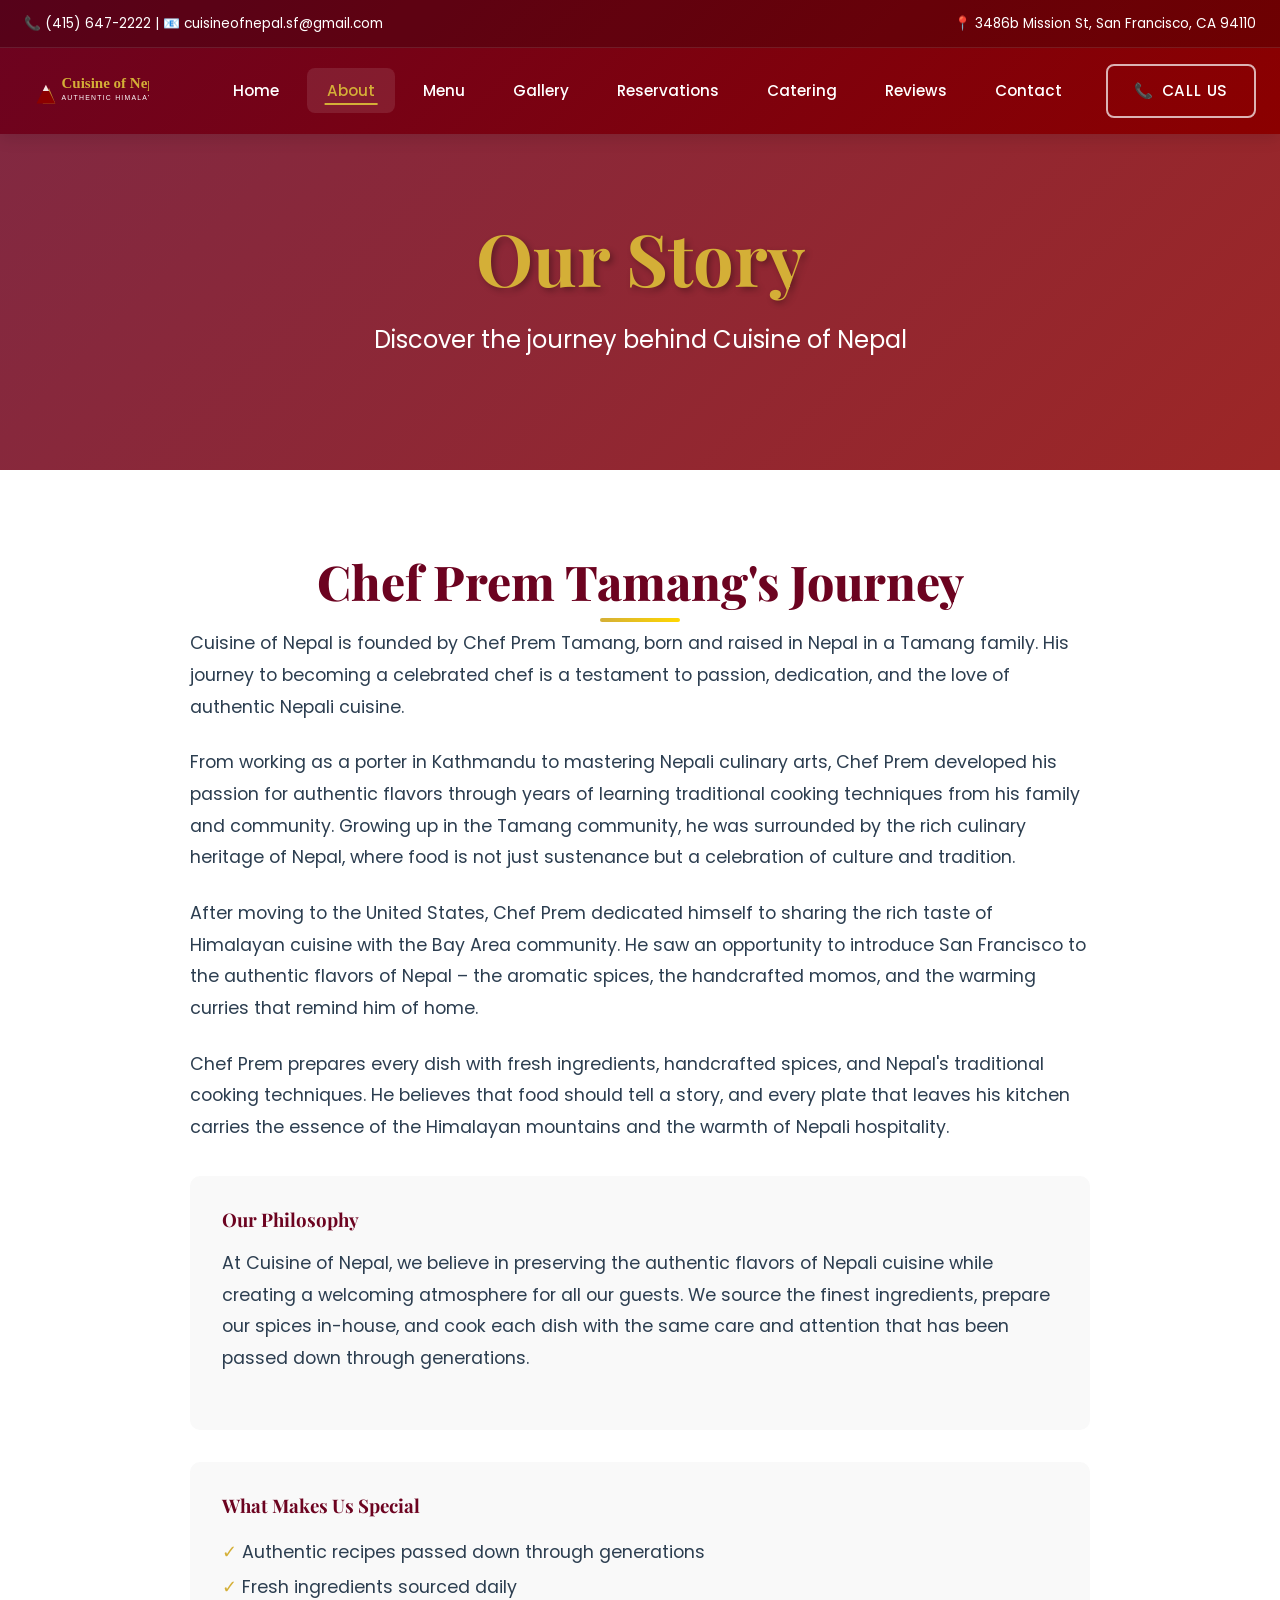
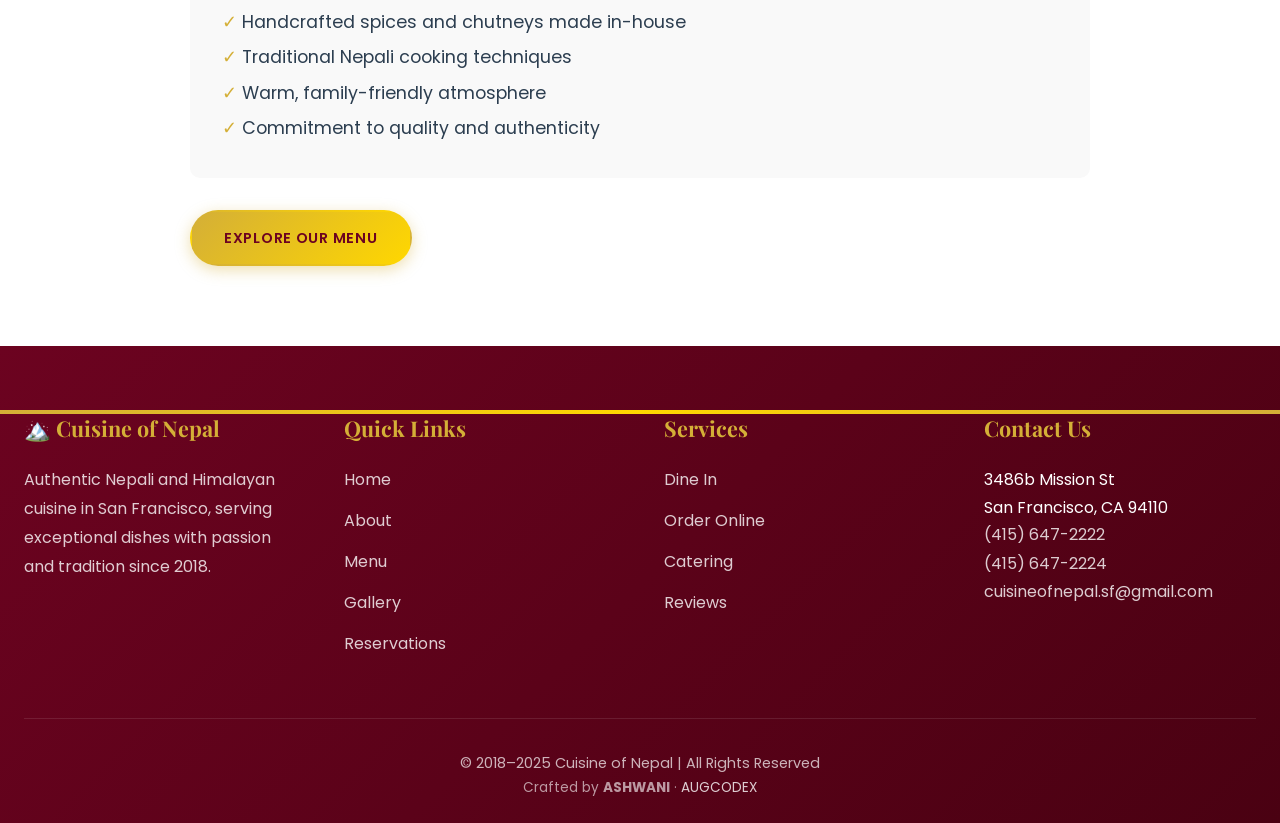
<file: about.html>
<!DOCTYPE html>
<html lang="en">
<head>
    <meta charset="UTF-8">
    <meta name="viewport" content="width=device-width, initial-scale=1.0">
    <title>About Us - Cuisine of Nepal</title>
    <meta name="description" content="Learn about Chef Prem Tamang and the story behind Cuisine of Nepal, San Francisco's authentic Himalayan restaurant.">
    <meta name="theme-color" content="#6C0320">
    <link rel="icon" type="image/png" href="data:image/svg+xml,<svg xmlns='http://www.w3.org/2000/svg' viewBox='0 0 100 100'><text y='.9em' font-size='90'>🏔️</text></svg>">
    <link rel="stylesheet" href="css/style.css">
</head>
<body>
    <!-- Header -->
    <header class="site-header">
        <div class="header-top">
            <div class="container">
                <div>📞 (415) 647-2222 | 📧 cuisineofnepal.sf@gmail.com</div>
                <div>📍 3486b Mission St, San Francisco, CA 94110</div>
            </div>
        </div>
        <div class="container">
            <div class="header-content">
                <a href="index.html" class="logo">
                    <img src="images/logo.svg" alt="Cuisine of Nepal Logo" class="logo-img">
                </a>
                <nav class="main-nav">
                    <ul>
                        <li><a href="index.html">Home</a></li>
                        <li><a href="about.html" class="active">About</a></li>
                        <li><a href="menu.html">Menu</a></li>
                        <li><a href="gallery.html">Gallery</a></li>
                        <li><a href="reservations.html">Reservations</a></li>
                        <li><a href="catering.html">Catering</a></li>
                        <li><a href="reviews.html">Reviews</a></li>
                        <li><a href="contact.html">Contact</a></li>
                    </ul>
                    <div class="cta-buttons">
                        <a href="https://onlineorders.novatab.com/ordering/restaurant/menu?restaurant_uid=f52c1ee9-b7bd-44ad-8e7f-08fdd33c4679" target="_blank" class="btn btn-primary btn-order">Order Online</a>
                        <a href="reservations.html" class="btn btn-secondary btn-reserve">Reserve Table</a>
                        <a href="tel:+14156472222" class="btn btn-tertiary btn-call">Call Us</a>
                    </div>
                </nav>
                <div class="header-actions">
                    <button class="mobile-menu-toggle" aria-label="Toggle Menu"><span>☰</span></button>
                </div>
            </div>
        </div>
    </header>

    <!-- Page Header -->
    <section class="page-hero">
        <div class="container">
            <h1>Our Story</h1>
            <p>Discover the journey behind Cuisine of Nepal</p>
        </div>
    </section>

    <!-- About Content -->
    <section>
        <div class="container">
            <div class="content-block">
                <h2 class="section-title">Chef Prem Tamang's Journey</h2>
                
                <p>Cuisine of Nepal is founded by Chef Prem Tamang, born and raised in Nepal in a Tamang family. His journey to becoming a celebrated chef is a testament to passion, dedication, and the love of authentic Nepali cuisine.</p>
                
                <p>From working as a porter in Kathmandu to mastering Nepali culinary arts, Chef Prem developed his passion for authentic flavors through years of learning traditional cooking techniques from his family and community. Growing up in the Tamang community, he was surrounded by the rich culinary heritage of Nepal, where food is not just sustenance but a celebration of culture and tradition.</p>
                
                <p>After moving to the United States, Chef Prem dedicated himself to sharing the rich taste of Himalayan cuisine with the Bay Area community. He saw an opportunity to introduce San Francisco to the authentic flavors of Nepal – the aromatic spices, the handcrafted momos, and the warming curries that remind him of home.</p>
                
                <p>Chef Prem prepares every dish with fresh ingredients, handcrafted spices, and Nepal's traditional cooking techniques. He believes that food should tell a story, and every plate that leaves his kitchen carries the essence of the Himalayan mountains and the warmth of Nepali hospitality.</p>

                <div class="info-box">
                    <h3>Our Philosophy</h3>
                    <p>At Cuisine of Nepal, we believe in preserving the authentic flavors of Nepali cuisine while creating a welcoming atmosphere for all our guests. We source the finest ingredients, prepare our spices in-house, and cook each dish with the same care and attention that has been passed down through generations.</p>
                </div>

                <div class="info-box">
                    <h3>What Makes Us Special</h3>
                    <ul class="checklist">
                        <li>Authentic recipes passed down through generations</li>
                        <li>Fresh ingredients sourced daily</li>
                        <li>Handcrafted spices and chutneys made in-house</li>
                        <li>Traditional Nepali cooking techniques</li>
                        <li>Warm, family-friendly atmosphere</li>
                        <li>Commitment to quality and authenticity</li>
                    </ul>
                </div>

                <div class="text-center cta-buttons">
                    <a href="menu.html" class="btn btn-primary">Explore Our Menu</a>
                    <a href="reservations.html" class="btn btn-secondary">Reserve a Table</a>
                </div>
            </div>
        </div>
    </section>

    <!-- Footer -->
    <footer class="site-footer">
        <div class="container">
            <div class="footer-content">
                <div class="footer-section">
                    <h3>🏔️ Cuisine of Nepal</h3>
                    <p>Authentic Nepali and Himalayan cuisine in San Francisco, serving exceptional dishes with passion and tradition since 2018.</p>
                </div>
                <div class="footer-section">
                    <h3>Quick Links</h3>
                    <ul>
                        <li><a href="index.html">Home</a></li>
                        <li><a href="about.html">About</a></li>
                        <li><a href="menu.html">Menu</a></li>
                        <li><a href="gallery.html">Gallery</a></li>
                        <li><a href="reservations.html">Reservations</a></li>
                    </ul>
                </div>
                <div class="footer-section">
                    <h3>Services</h3>
                    <ul>
                        <li><a href="#">Dine In</a></li>
                        <li><a href="https://onlineorders.novatab.com/ordering/restaurant/menu?restaurant_uid=f52c1ee9-b7bd-44ad-8e7f-08fdd33c4679" target="_blank">Order Online</a></li>
                        <li><a href="catering.html">Catering</a></li>
                        <li><a href="reviews.html">Reviews</a></li>
                    </ul>
                </div>
                <div class="footer-section">
                    <h3>Contact Us</h3>
                    <address>
                        3486b Mission St<br>San Francisco, CA 94110
                    </address>
                    <address>
                        <a href="tel:+14156472222">(415) 647-2222</a><br>
                        <a href="tel:+14156472224">(415) 647-2224</a>
                    </address>
                    <address>
                        <a href="mailto:cuisineofnepal.sf@gmail.com">cuisineofnepal.sf@gmail.com</a>
                    </address>
                </div>
            </div>
            <div class="footer-bottom">
                <p>&copy; 2018–2025 Cuisine of Nepal | All Rights Reserved</p>
                <p class="made-by">
                    Crafted by <strong>ASHWANI</strong> · <a href="https://www.augcodex.site/" target="_blank" rel="noopener">AUGCODEX</a>
                </p>
            </div>
        </div>
    </footer>

    <script src="js/main.js"></script>
</body>
</html>
</file>
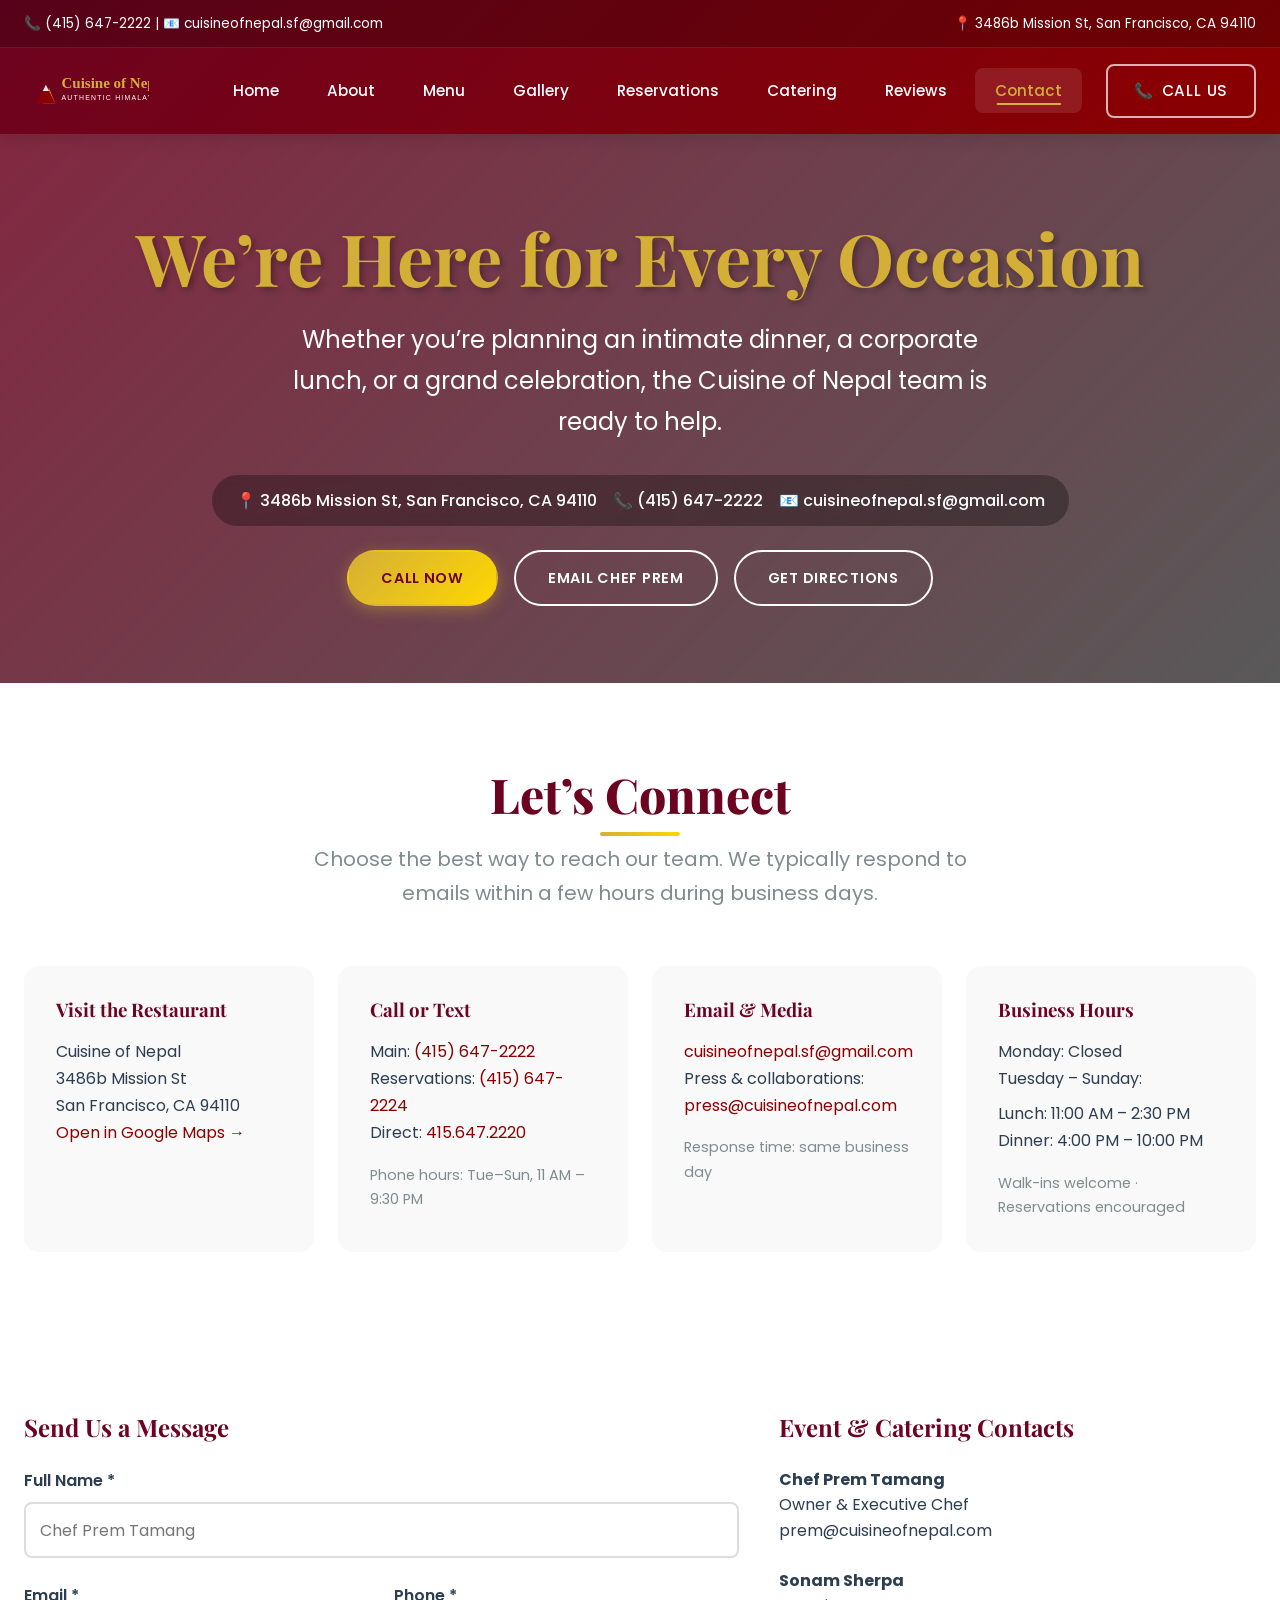
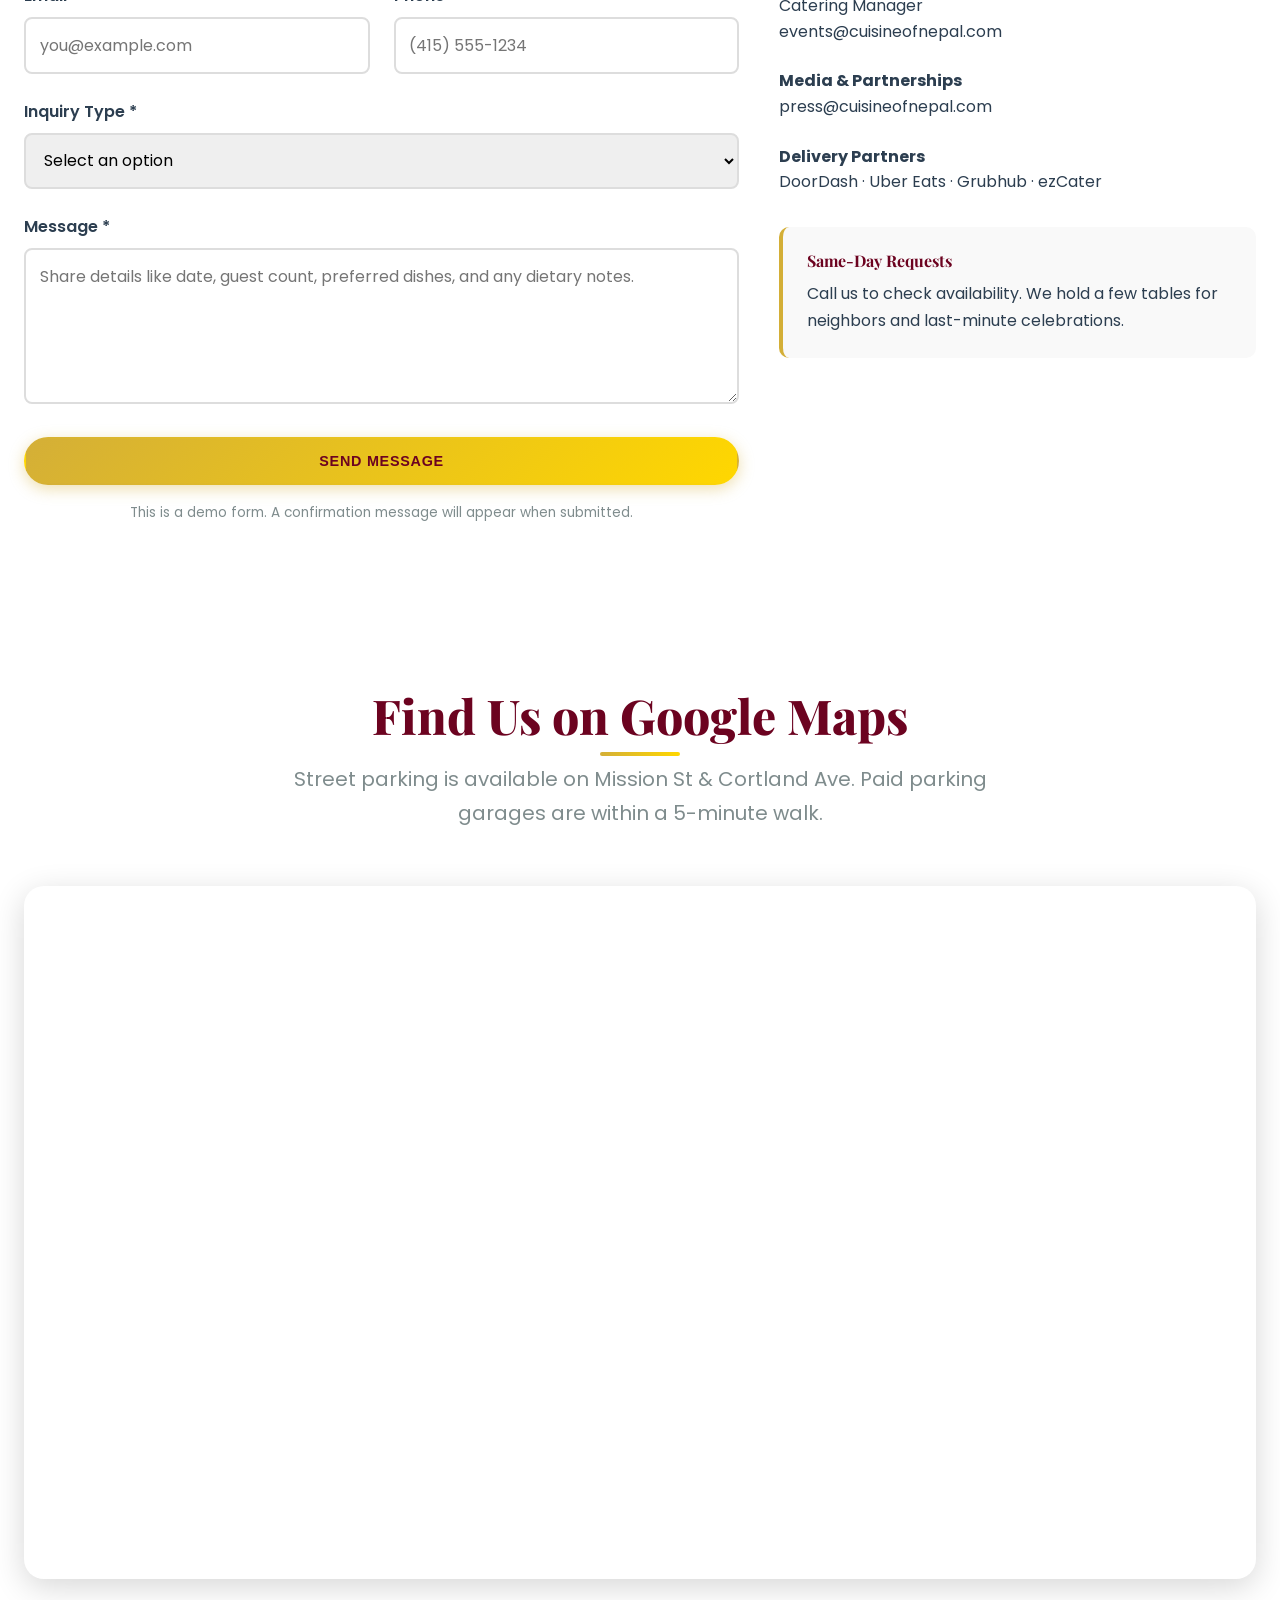
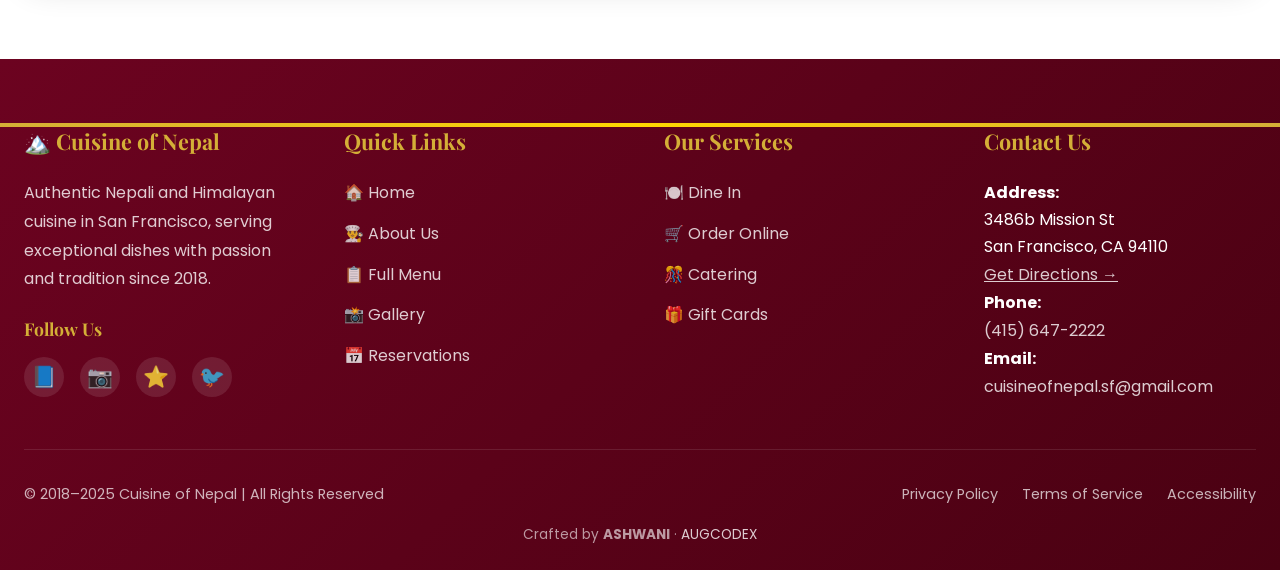
<file: contact.html>
<!DOCTYPE html>
<html lang="en">
<head>
    <meta charset="UTF-8">
    <meta name="viewport" content="width=device-width, initial-scale=1.0">
    <title>Contact Cuisine of Nepal | Visit, Call or Email Our San Francisco Restaurant</title>
    <meta name="description" content="Reach Cuisine of Nepal for reservations, catering, or general inquiries. Call (415) 647-2222, email cuisineofnepal.sf@gmail.com, or visit 3486b Mission St, San Francisco.">
    <meta name="keywords" content="cuisine of nepal contact, nepal restaurant phone, san francisco nepali restaurant address">
    <meta name="theme-color" content="#6C0320">
    <link rel="icon" type="image/png" href="data:image/svg+xml,<svg xmlns='http://www.w3.org/2000/svg' viewBox='0 0 100 100'><text y='.9em' font-size='90'>🏔️</text></svg>">
    <link rel="stylesheet" href="css/style.css">
</head>
<body>
    <header class="site-header">
        <div class="header-top">
            <div class="container">
                <div>📞 (415) 647-2222 | 📧 cuisineofnepal.sf@gmail.com</div>
                <div>📍 3486b Mission St, San Francisco, CA 94110</div>
            </div>
        </div>
        <div class="container">
            <div class="header-content">
                <a href="index.html" class="logo">
                    <img src="images/logo.svg" alt="Cuisine of Nepal Logo" class="logo-img">
                </a>
                <nav class="main-nav">
                    <ul>
                        <li><a href="index.html">Home</a></li>
                        <li><a href="about.html">About</a></li>
                        <li><a href="menu.html">Menu</a></li>
                        <li><a href="gallery.html">Gallery</a></li>
                        <li><a href="reservations.html">Reservations</a></li>
                        <li><a href="catering.html">Catering</a></li>
                        <li><a href="reviews.html">Reviews</a></li>
                        <li><a href="contact.html" class="active">Contact</a></li>
                    </ul>
                    <div class="cta-buttons">
                        <a href="https://onlineorders.novatab.com/ordering/restaurant/menu?restaurant_uid=f52c1ee9-b7bd-44ad-8e7f-08fdd33c4679" target="_blank" class="btn btn-primary btn-order">Order Online</a>
                        <a href="reservations.html" class="btn btn-secondary btn-reserve">Reserve Table</a>
                        <a href="tel:+14156472222" class="btn btn-tertiary btn-call">Call Us</a>
                    </div>
                </nav>
                <div class="header-actions">
                    <button class="mobile-menu-toggle" aria-label="Toggle Menu"><span>☰</span></button>
                </div>
            </div>
        </div>
    </header>

    <main>
        <section class="page-hero" style="background-image: linear-gradient(135deg, rgba(108,3,32,0.85), rgba(0,0,0,0.65)), url('https://images.unsplash.com/photo-1608039829574-7078dcd2c182?w=1600&q=80&auto=format&fit=crop');">
            <div class="container">
                <h1>We’re Here for Every Occasion</h1>
                <p>Whether you’re planning an intimate dinner, a corporate lunch, or a grand celebration, the Cuisine of Nepal team is ready to help.</p>
                <div class="info-pill">
                    <span>📍 3486b Mission St, San Francisco, CA 94110</span>
                    <span>📞 (415) 647-2222</span>
                    <span>📧 cuisineofnepal.sf@gmail.com</span>
                </div>
                <div class="cta-buttons centered-cta">
                    <a href="tel:+14156472222" class="btn btn-primary">Call Now</a>
                    <a href="mailto:cuisineofnepal.sf@gmail.com" class="btn btn-secondary">Email Chef Prem</a>
                    <a href="https://maps.google.com/?q=3486b+Mission+St,+San+Francisco,+CA+94110" target="_blank" class="btn btn-secondary">Get Directions</a>
                </div>
            </div>
        </section>

        <section>
            <div class="container">
                <h2 class="section-title">Let’s Connect</h2>
                <p class="section-subtitle">Choose the best way to reach our team. We typically respond to emails within a few hours during business days.</p>
                <div class="contact-grid">
                    <div class="contact-card">
                        <h3>Visit the Restaurant</h3>
                        <p>Cuisine of Nepal<br>3486b Mission St<br>San Francisco, CA 94110</p>
                        <a href="https://maps.google.com/?q=3486b+Mission+St,+San+Francisco,+CA+94110" target="_blank">Open in Google Maps →</a>
                    </div>
                    <div class="contact-card">
                        <h3>Call or Text</h3>
                        <ul>
                            <li>Main: <a href="tel:+14156472222">(415) 647-2222</a></li>
                            <li>Reservations: <a href="tel:+14156472224">(415) 647-2224</a></li>
                            <li>Direct: <a href="tel:+14156472220">415.647.2220</a></li>
                        </ul>
                        <p class="card-note">Phone hours: Tue–Sun, 11 AM – 9:30 PM</p>
                    </div>
                    <div class="contact-card">
                        <h3>Email & Media</h3>
                        <p><a href="mailto:cuisineofnepal.sf@gmail.com">cuisineofnepal.sf@gmail.com</a></p>
                        <p>Press &amp; collaborations:<br><a href="mailto:press@cuisineofnepal.com">press@cuisineofnepal.com</a></p>
                        <p class="card-note">Response time: same business day</p>
                    </div>
                    <div class="contact-card">
                        <h3>Business Hours</h3>
                        <p>Monday: Closed</p>
                        <p>Tuesday – Sunday:</p>
                        <ul>
                            <li>Lunch: 11:00 AM – 2:30 PM</li>
                            <li>Dinner: 4:00 PM – 10:00 PM</li>
                        </ul>
                        <p class="card-note">Walk-ins welcome · Reservations encouraged</p>
                    </div>
                </div>
            </div>
        </section>

        <section>
            <div class="container">
                <div class="contact-layout">
                    <div class="contact-form">
                        <h3>Send Us a Message</h3>
                        <form>
                            <div class="form-group">
                                <label for="contact-name">Full Name *</label>
                                <input type="text" id="contact-name" name="name" placeholder="Chef Prem Tamang" required>
                            </div>
                            <div class="form-row">
                                <div class="form-group">
                                    <label for="contact-email">Email *</label>
                                    <input type="email" id="contact-email" name="email" placeholder="you@example.com" required>
                                </div>
                                <div class="form-group">
                                    <label for="contact-phone">Phone *</label>
                                    <input type="tel" id="contact-phone" name="phone" placeholder="(415) 555-1234" required>
                                </div>
                            </div>
                            <div class="form-group">
                                <label for="contact-type">Inquiry Type *</label>
                                <select id="contact-type" name="type" required>
                                    <option value="">Select an option</option>
                                    <option value="reservation">Reservation / Large Party</option>
                                    <option value="catering">Catering or Corporate Order</option>
                                    <option value="event">Private Event</option>
                                    <option value="press">Press / Media</option>
                                    <option value="other">Other Question</option>
                                </select>
                            </div>
                            <div class="form-group">
                                <label for="contact-message">Message *</label>
                                <textarea id="contact-message" name="message" rows="5" placeholder="Share details like date, guest count, preferred dishes, and any dietary notes." required></textarea>
                            </div>
                            <button type="submit" class="btn btn-primary btn-full">Send Message</button>
                            <p class="form-note">This is a demo form. A confirmation message will appear when submitted.</p>
                        </form>
                    </div>
                    <div class="info-list">
                        <h3>Event & Catering Contacts</h3>
                        <ul>
                            <li><strong>Chef Prem Tamang</strong><br>Owner & Executive Chef<br>prem@cuisineofnepal.com</li>
                            <li><strong>Sonam Sherpa</strong><br>Catering Manager<br>events@cuisineofnepal.com</li>
                            <li><strong>Media & Partnerships</strong><br>press@cuisineofnepal.com</li>
                            <li><strong>Delivery Partners</strong><br>DoorDash · Uber Eats · Grubhub · ezCater</li>
                        </ul>
                        <div class="info-highlight">
                            <h4>Same-Day Requests</h4>
                            <p>Call us to check availability. We hold a few tables for neighbors and last-minute celebrations.</p>
                        </div>
                    </div>
                </div>
            </div>
        </section>

        <section>
            <div class="container">
                <h2 class="section-title">Find Us on Google Maps</h2>
                <p class="section-subtitle">Street parking is available on Mission St &amp; Cortland Ave. Paid parking garages are within a 5-minute walk.</p>
                <div class="map-wrapper">
                    <iframe src="https://www.google.com/maps?q=3486b+Mission+St,+San+Francisco,+CA+94110&output=embed" loading="lazy" allowfullscreen="" referrerpolicy="no-referrer-when-downgrade" title="Cuisine of Nepal Location"></iframe>
                </div>
            </div>
        </section>
    </main>

    <footer class="site-footer">
        <div class="container">
            <div class="footer-content">
                <div class="footer-section">
                    <h3>🏔️ Cuisine of Nepal</h3>
                    <p>Authentic Nepali and Himalayan cuisine in San Francisco, serving exceptional dishes with passion and tradition since 2018.</p>
                    <div class="social-links">
                        <h4 class="social-title">Follow Us</h4>
                        <div class="social-icons">
                            <a href="https://www.facebook.com/cuisineofnepal" target="_blank" class="social-icon" aria-label="Facebook">📘</a>
                            <a href="https://www.instagram.com/cuisineofnepal" target="_blank" class="social-icon" aria-label="Instagram">📷</a>
                            <a href="https://www.yelp.com/biz/cuisine-of-nepal" target="_blank" class="social-icon" aria-label="Yelp">⭐</a>
                            <a href="https://twitter.com/cuisineofnepal" target="_blank" class="social-icon" aria-label="Twitter">🐦</a>
                        </div>
                    </div>
                </div>
                <div class="footer-section">
                    <h3>Quick Links</h3>
                    <ul>
                        <li><a href="index.html">🏠 Home</a></li>
                        <li><a href="about.html">👨‍🍳 About Us</a></li>
                        <li><a href="menu.html">📋 Full Menu</a></li>
                        <li><a href="gallery.html">📸 Gallery</a></li>
                        <li><a href="reservations.html">📅 Reservations</a></li>
                    </ul>
                </div>
                <div class="footer-section">
                    <h3>Our Services</h3>
                    <ul>
                        <li><a href="#">🍽️ Dine In</a></li>
                        <li><a href="https://onlineorders.novatab.com/ordering/restaurant/menu?restaurant_uid=f52c1ee9-b7bd-44ad-8e7f-08fdd33c4679" target="_blank">🛒 Order Online</a></li>
                        <li><a href="catering.html">🎊 Catering</a></li>
                        <li><a href="#">🎁 Gift Cards</a></li>
                    </ul>
                </div>
                <div class="footer-section">
                    <h3>Contact Us</h3>
                    <address>
                        <strong>Address:</strong><br>
                        3486b Mission St<br>
                        San Francisco, CA 94110<br>
                        <a href="https://maps.google.com/?q=3486b+Mission+St,+San+Francisco,+CA+94110" target="_blank" class="footer-link-gold">Get Directions →</a>
                    </address>
                    <address>
                        <strong>Phone:</strong><br>
                        <a href="tel:+14156472222">(415) 647-2222</a>
                    </address>
                    <address>
                        <strong>Email:</strong><br>
                        <a href="mailto:cuisineofnepal.sf@gmail.com">cuisineofnepal.sf@gmail.com</a>
                    </address>
                </div>
            </div>
            <div class="footer-bottom">
                <div class="footer-legal">
                    <p>&copy; 2018–2025 Cuisine of Nepal | All Rights Reserved</p>
                    <div class="footer-sub-links">
                        <a href="#">Privacy Policy</a>
                        <a href="#">Terms of Service</a>
                        <a href="#">Accessibility</a>
                    </div>
                </div>
                <p class="made-by">
                    Crafted by <strong>ASHWANI</strong> · <a href="https://www.augcodex.site/" target="_blank" rel="noopener">AUGCODEX</a>
                </p>
            </div>
        </div>
    </footer>

    <script src="js/main.js"></script>
</body>
</html>
</file>
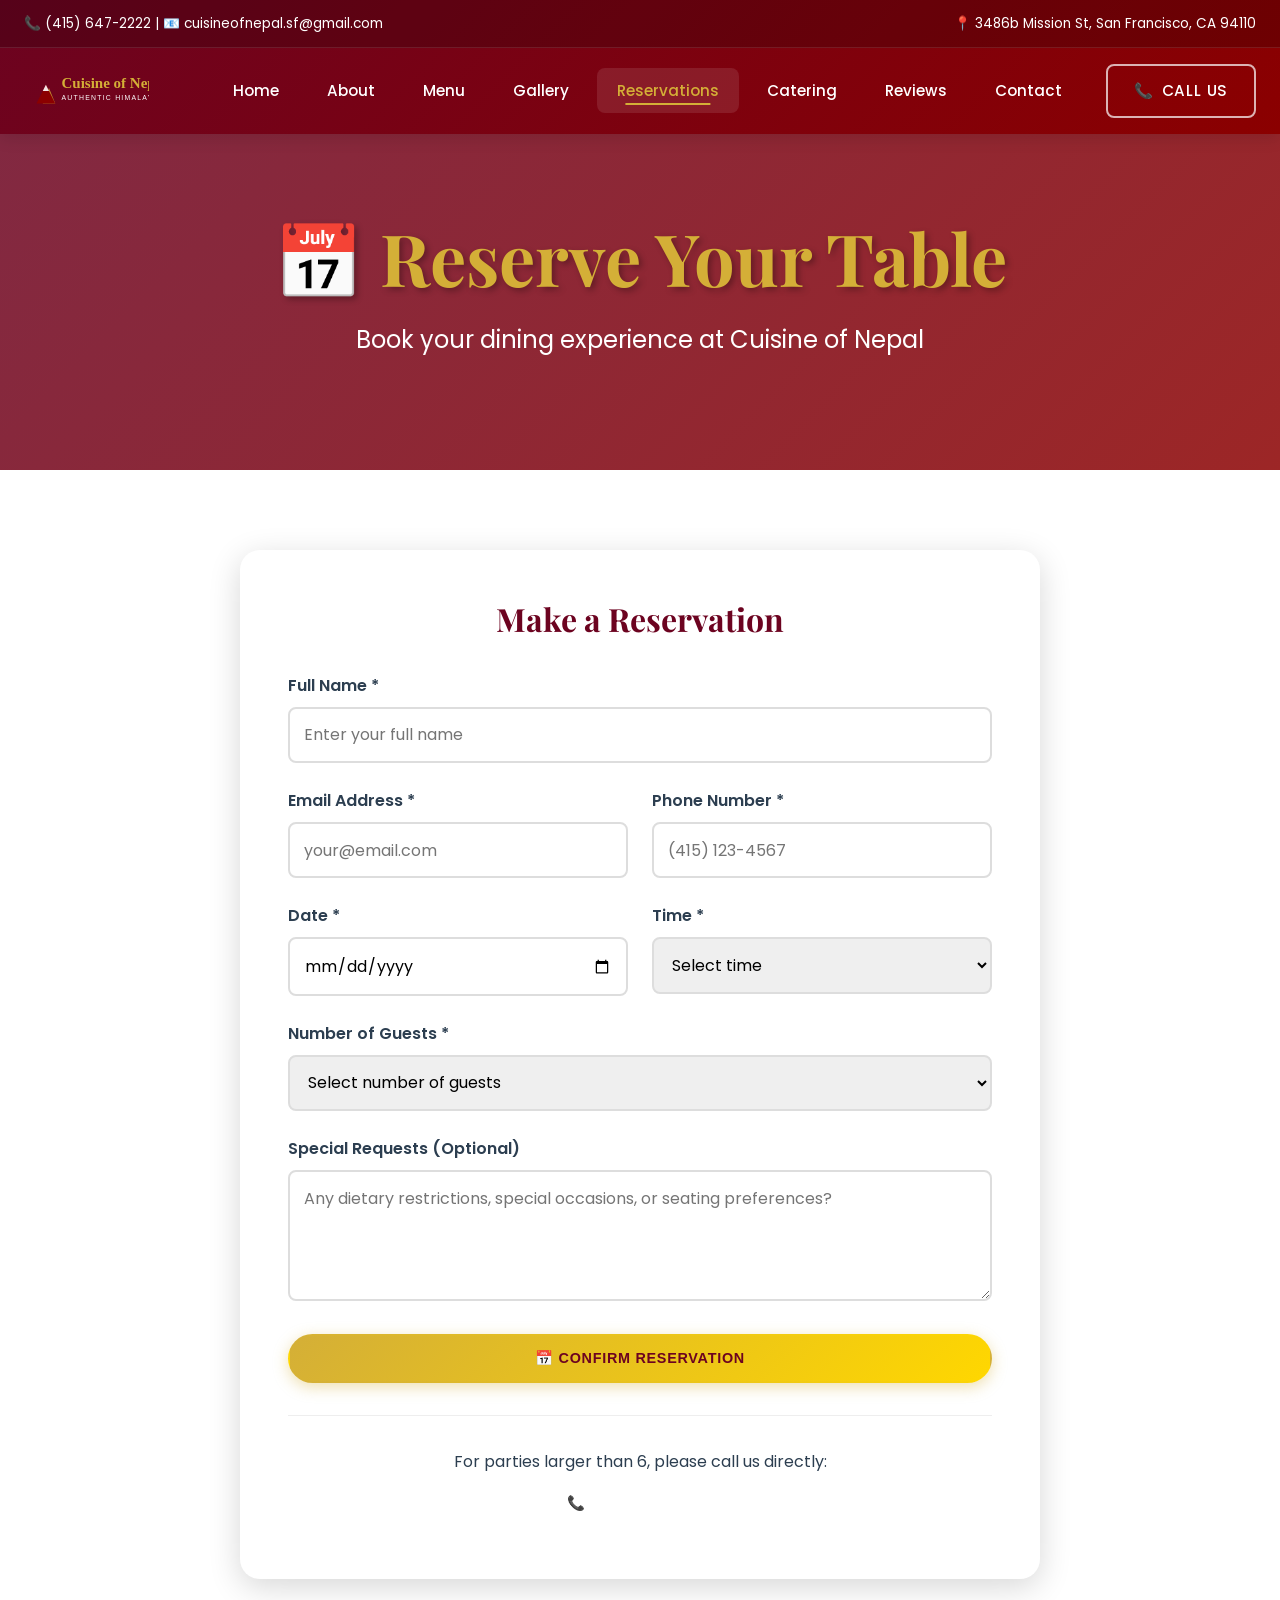
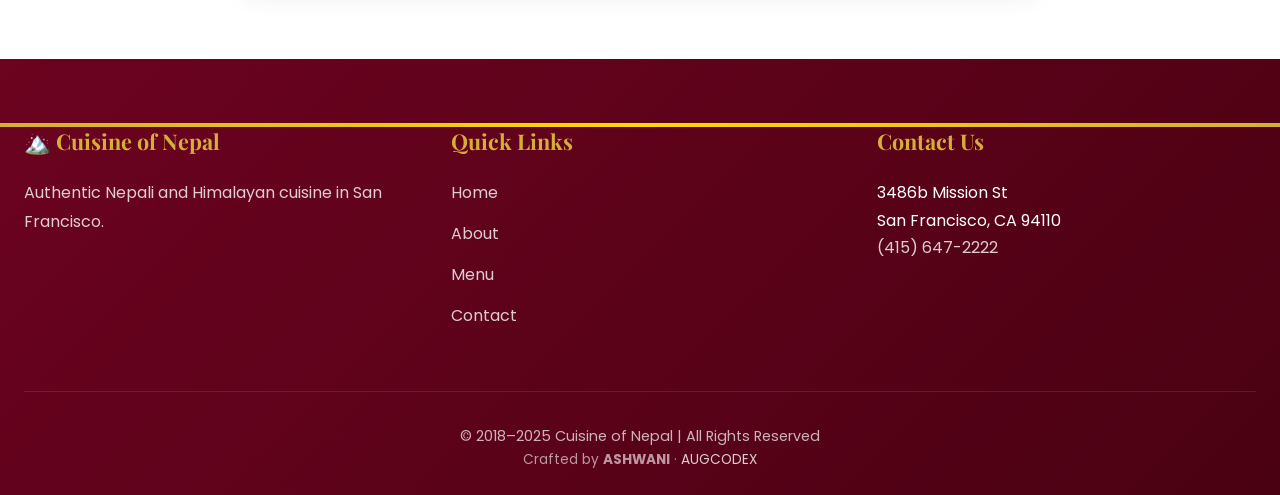
<file: reservations.html>
<!DOCTYPE html>
<html lang="en">
<head>
    <meta charset="UTF-8">
    <meta name="viewport" content="width=device-width, initial-scale=1.0">
    <title>Reservations - Cuisine of Nepal</title>
    <meta name="description" content="Reserve your table at Cuisine of Nepal. Book online or call us at (415) 647-2222.">
    <meta name="theme-color" content="#6C0320">
    <link rel="icon" type="image/png" href="data:image/svg+xml,<svg xmlns='http://www.w3.org/2000/svg' viewBox='0 0 100 100'><text y='.9em' font-size='90'>🏔️</text></svg>">
    <link rel="stylesheet" href="css/style.css">
</head>
<body>
    <!-- Header -->
    <header class="site-header">
        <div class="header-top">
            <div class="container">
                <div>📞 (415) 647-2222 | 📧 cuisineofnepal.sf@gmail.com</div>
                <div>📍 3486b Mission St, San Francisco, CA 94110</div>
            </div>
        </div>
        <div class="container">
            <div class="header-content">
                <a href="index.html" class="logo">
                    <img src="images/logo.svg" alt="Cuisine of Nepal Logo" class="logo-img">
                </a>
                <nav class="main-nav">
                    <ul>
                        <li><a href="index.html">Home</a></li>
                        <li><a href="about.html">About</a></li>
                        <li><a href="menu.html">Menu</a></li>
                        <li><a href="gallery.html">Gallery</a></li>
                        <li><a href="reservations.html" class="active">Reservations</a></li>
                        <li><a href="catering.html">Catering</a></li>
                        <li><a href="reviews.html">Reviews</a></li>
                        <li><a href="contact.html">Contact</a></li>
                    </ul>
                    <div class="cta-buttons">
                        <a href="https://onlineorders.novatab.com/ordering/restaurant/menu?restaurant_uid=f52c1ee9-b7bd-44ad-8e7f-08fdd33c4679" target="_blank" class="btn btn-primary btn-order">Order Online</a>
                        <a href="#reservation-form" class="btn btn-secondary btn-reserve">Reserve Table</a>
                        <a href="tel:+14156472222" class="btn btn-tertiary btn-call">Call Us</a>
                    </div>
                </nav>
                <div class="header-actions">
                    <button class="mobile-menu-toggle" aria-label="Toggle Menu"><span>☰</span></button>
                </div>
            </div>
        </div>
    </header>

    <!-- Page Header -->
    <section class="page-hero">
        <div class="container">
            <h1>📅 Reserve Your Table</h1>
            <p>Book your dining experience at Cuisine of Nepal</p>
        </div>
    </section>

    <!-- Reservation Form -->
    <section id="reservation-form">
        <div class="container">
            <div class="form-container">
                <h3>Make a Reservation</h3>
                <form>
                    <div class="form-group">
                        <label for="name">Full Name *</label>
                        <input type="text" id="name" name="name" required placeholder="Enter your full name">
                    </div>
                    <div class="form-row">
                        <div class="form-group">
                            <label for="email">Email Address *</label>
                            <input type="email" id="email" name="email" required placeholder="your@email.com">
                        </div>
                        <div class="form-group">
                            <label for="phone">Phone Number *</label>
                            <input type="tel" id="phone" name="phone" required placeholder="(415) 123-4567">
                        </div>
                    </div>
                    <div class="form-row">
                        <div class="form-group">
                            <label for="date">Date *</label>
                            <input type="date" id="date" name="date" required>
                        </div>
                        <div class="form-group">
                            <label for="time">Time *</label>
                            <select id="time" name="time" required>
                                <option value="">Select time</option>
                                <option value="17:00">5:00 PM</option>
                                <option value="17:30">5:30 PM</option>
                                <option value="18:00">6:00 PM</option>
                                <option value="18:30">6:30 PM</option>
                                <option value="19:00">7:00 PM</option>
                                <option value="19:30">7:30 PM</option>
                                <option value="20:00">8:00 PM</option>
                                <option value="20:30">8:30 PM</option>
                                <option value="21:00">9:00 PM</option>
                            </select>
                        </div>
                    </div>
                    <div class="form-group">
                        <label for="guests">Number of Guests *</label>
                        <select id="guests" name="guests" required>
                            <option value="">Select number of guests</option>
                            <option value="1">1 Guest</option>
                            <option value="2">2 Guests</option>
                            <option value="3">3 Guests</option>
                            <option value="4">4 Guests</option>
                            <option value="5">5 Guests</option>
                            <option value="6">6+ Guests (Please call)</option>
                        </select>
                    </div>
                    <div class="form-group">
                        <label for="message">Special Requests (Optional)</label>
                        <textarea id="message" name="message" rows="4" placeholder="Any dietary restrictions, special occasions, or seating preferences?"></textarea>
                    </div>
                    <button type="submit" class="btn btn-primary btn-full">📅 Confirm Reservation</button>
                </form>
                <div class="form-footer">
                    <p>For parties larger than 6, please call us directly:</p>
                    <a href="tel:+14156472222" class="btn btn-secondary">📞 (415) 647-2222</a>
                </div>
            </div>
        </div>
    </section>

    <footer class="site-footer">
        <div class="container">
            <div class="footer-content">
                <div class="footer-section"><h3>🏔️ Cuisine of Nepal</h3><p>Authentic Nepali and Himalayan cuisine in San Francisco.</p></div>
                <div class="footer-section"><h3>Quick Links</h3><ul><li><a href="index.html">Home</a></li><li><a href="about.html">About</a></li><li><a href="menu.html">Menu</a></li><li><a href="contact.html">Contact</a></li></ul></div>
                <div class="footer-section"><h3>Contact Us</h3><address>3486b Mission St<br>San Francisco, CA 94110</address><address><a href="tel:+14156472222">(415) 647-2222</a></address></div>
            </div>
            <div class="footer-bottom"><p>&copy; 2018–2025 Cuisine of Nepal | All Rights Reserved</p><p class="made-by">Crafted by <strong>ASHWANI</strong> · <a href="https://www.augcodex.site/" target="_blank" rel="noopener">AUGCODEX</a></p></div>
        </div>
    </footer>

    <script src="js/main.js"></script>
</body>
</html>
</file>
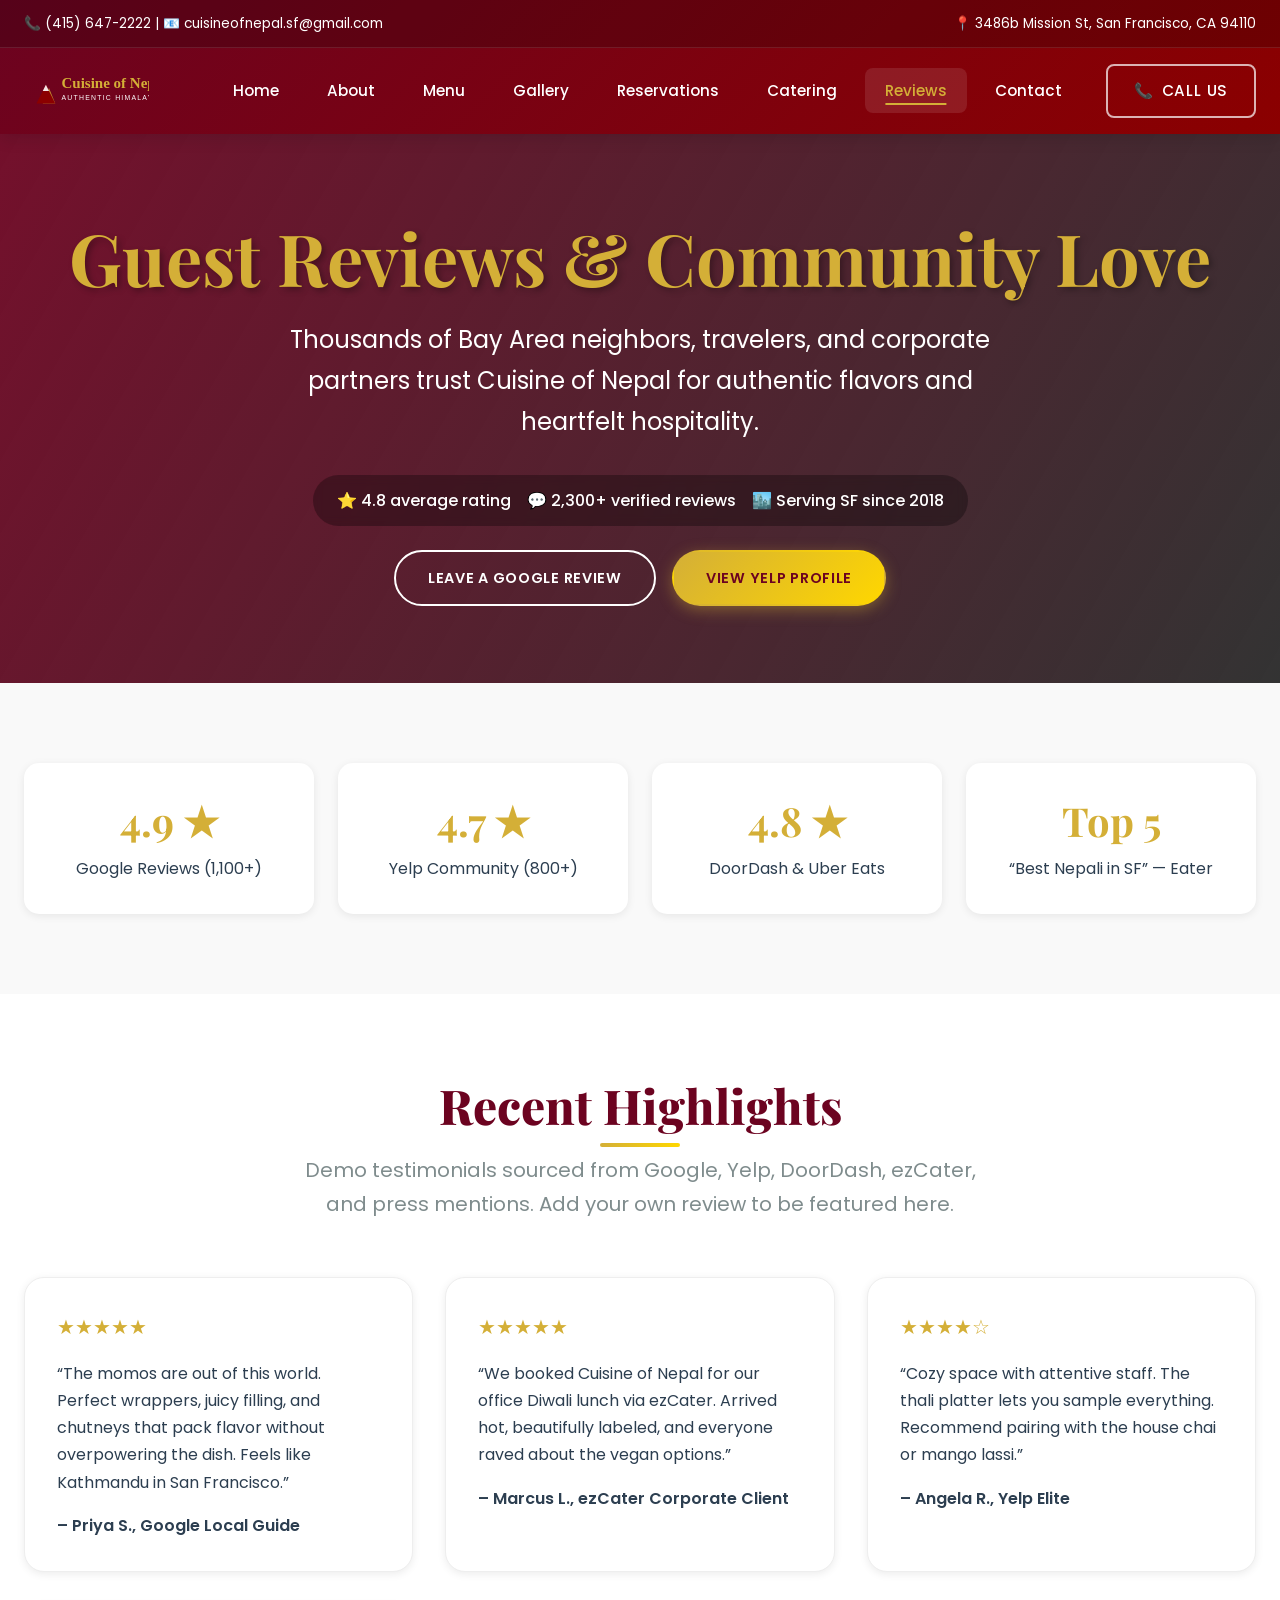
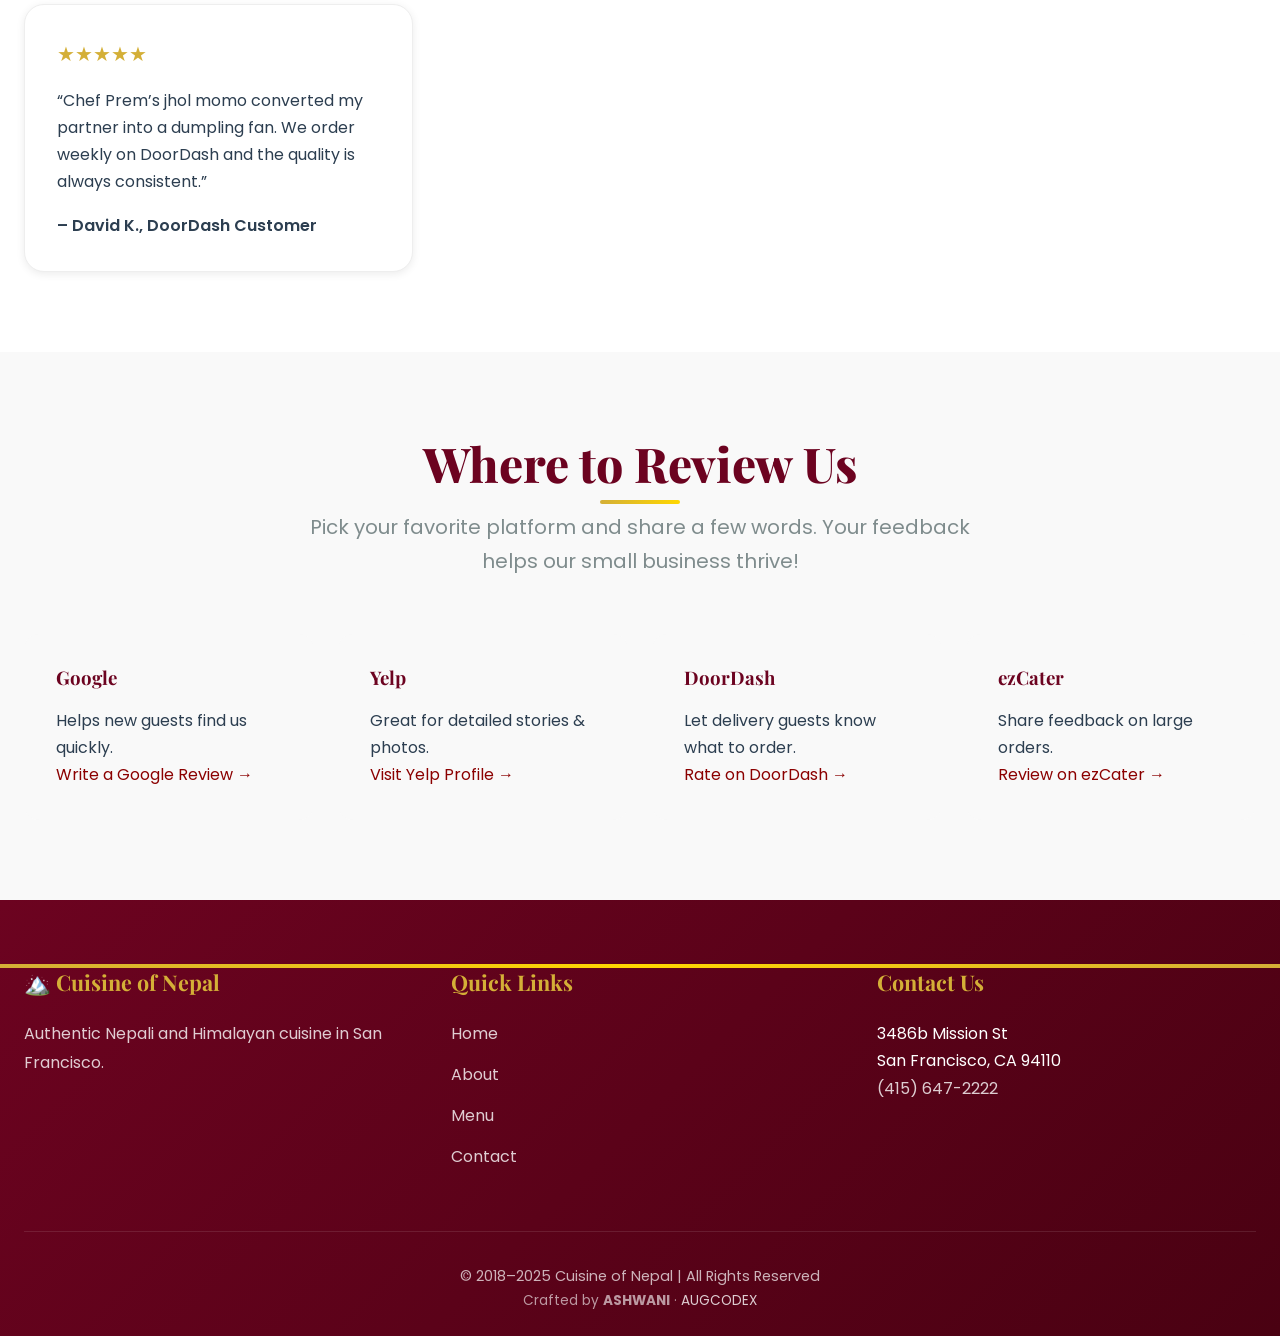
<file: reviews.html>
<!DOCTYPE html>
<html lang="en">
<head>
    <meta charset="UTF-8">
    <meta name="viewport" content="width=device-width, initial-scale=1.0">
    <title>Cuisine of Nepal Reviews | Guest Stories &amp; Press Highlights</title>
    <meta name="description" content="Read verified reviews from Google, Yelp, DoorDash, and ezCater guests who love Cuisine of Nepal’s authentic Himalayan flavors in San Francisco.">
    <meta name="keywords" content="cuisine of nepal reviews, nepali restaurant ratings, san francisco nepali testimonials">
    <meta name="theme-color" content="#6C0320">
    <link rel="icon" type="image/png" href="data:image/svg+xml,<svg xmlns='http://www.w3.org/2000/svg' viewBox='0 0 100 100'><text y='.9em' font-size='90'>🏔️</text></svg>">
    <link rel="stylesheet" href="css/style.css">
</head>
<body>
    <header class="site-header">
        <div class="header-top">
            <div class="container">
                <div>📞 (415) 647-2222 | 📧 cuisineofnepal.sf@gmail.com</div>
                <div>📍 3486b Mission St, San Francisco, CA 94110</div>
            </div>
        </div>
        <div class="container">
            <div class="header-content">
                <a href="index.html" class="logo">
                    <img src="images/logo.svg" alt="Cuisine of Nepal Logo" class="logo-img">
                </a>
                <nav class="main-nav">
                    <ul>
                        <li><a href="index.html">Home</a></li>
                        <li><a href="about.html">About</a></li>
                        <li><a href="menu.html">Menu</a></li>
                        <li><a href="gallery.html">Gallery</a></li>
                        <li><a href="reservations.html">Reservations</a></li>
                        <li><a href="catering.html">Catering</a></li>
                        <li><a href="reviews.html" class="active">Reviews</a></li>
                        <li><a href="contact.html">Contact</a></li>
                    </ul>
                    <div class="cta-buttons">
                        <a href="https://onlineorders.novatab.com/ordering/restaurant/menu?restaurant_uid=f52c1ee9-b7bd-44ad-8e7f-08fdd33c4679" target="_blank" class="btn btn-primary btn-order">Order Online</a>
                        <a href="reservations.html" class="btn btn-secondary btn-reserve">Reserve Table</a>
                        <a href="tel:+14156472222" class="btn btn-tertiary btn-call">Call Us</a>
                    </div>
                </nav>
                <div class="header-actions">
                    <button class="mobile-menu-toggle" aria-label="Toggle Menu"><span>☰</span></button>
                </div>
            </div>
        </div>
    </header>

    <main>
        <section class="page-hero" style="background-image: linear-gradient(120deg, rgba(108,3,32,0.95), rgba(0,0,0,0.8)), url('https://images.unsplash.com/photo-1481833761820-0509d3217039?auto=format&fit=crop&w=1600&q=80');">
            <div class="container">
                <h1>Guest Reviews &amp; Community Love</h1>
                <p>Thousands of Bay Area neighbors, travelers, and corporate partners trust Cuisine of Nepal for authentic flavors and heartfelt hospitality.</p>
                <div class="info-pill">
                    <span>⭐ 4.8 average rating</span>
                    <span>💬 2,300+ verified reviews</span>
                    <span>🏙️ Serving SF since 2018</span>
                </div>
                <div class="cta-buttons centered-cta">
                    <a href="https://www.google.com/search?q=cuisine+of+nepal+sf+reviews" target="_blank" class="btn btn-secondary">Leave a Google Review</a>
                    <a href="https://www.yelp.com/biz/cuisine-of-nepal" target="_blank" class="btn btn-primary">View Yelp Profile</a>
                </div>
            </div>
        </section>

        <section class="bg-light">
            <div class="container">
                <div class="stat-cards">
                    <div class="stat-card"><h3>4.9 ★</h3><p>Google Reviews (1,100+)</p></div>
                    <div class="stat-card"><h3>4.7 ★</h3><p>Yelp Community (800+)</p></div>
                    <div class="stat-card"><h3>4.8 ★</h3><p>DoorDash & Uber Eats</p></div>
                    <div class="stat-card"><h3>Top 5</h3><p>“Best Nepali in SF” — Eater</p></div>
                </div>
            </div>
        </section>

        <section>
            <div class="container">
                <h2 class="section-title">Recent Highlights</h2>
                <p class="section-subtitle">Demo testimonials sourced from Google, Yelp, DoorDash, ezCater, and press mentions. Add your own review to be featured here.</p>
                <div class="reviews-grid">
                    <div class="review-card">
                        <div class="review-rating">★★★★★</div>
                        <p>“The momos are out of this world. Perfect wrappers, juicy filling, and chutneys that pack flavor without overpowering the dish. Feels like Kathmandu in San Francisco.”</p>
                        <div class="review-author">– Priya S., Google Local Guide</div>
                    </div>
                    <div class="review-card">
                        <div class="review-rating">★★★★★</div>
                        <p>“We booked Cuisine of Nepal for our office Diwali lunch via ezCater. Arrived hot, beautifully labeled, and everyone raved about the vegan options.”</p>
                        <div class="review-author">– Marcus L., ezCater Corporate Client</div>
                    </div>
                    <div class="review-card">
                        <div class="review-rating">★★★★☆</div>
                        <p>“Cozy space with attentive staff. The thali platter lets you sample everything. Recommend pairing with the house chai or mango lassi.”</p>
                        <div class="review-author">– Angela R., Yelp Elite</div>
                    </div>
                    <div class="review-card">
                        <div class="review-rating">★★★★★</div>
                        <p>“Chef Prem’s jhol momo converted my partner into a dumpling fan. We order weekly on DoorDash and the quality is always consistent.”</p>
                        <div class="review-author">– David K., DoorDash Customer</div>
                    </div>
                </div>
            </div>
        </section>

        <section class="bg-light">
            <div class="container">
                <h2 class="section-title">Where to Review Us</h2>
                <p class="section-subtitle">Pick your favorite platform and share a few words. Your feedback helps our small business thrive!</p>
                <div class="contact-grid">
                    <div class="contact-card"><h3>Google</h3><p>Helps new guests find us quickly.</p><a href="https://www.google.com/search?q=cuisine+of+nepal+sf+reviews" target="_blank">Write a Google Review →</a></div>
                    <div class="contact-card"><h3>Yelp</h3><p>Great for detailed stories & photos.</p><a href="https://www.yelp.com/biz/cuisine-of-nepal" target="_blank">Visit Yelp Profile →</a></div>
                    <div class="contact-card"><h3>DoorDash</h3><p>Let delivery guests know what to order.</p><a href="https://www.doordash.com/store/cuisine-of-nepal-san-francisco-77287/" target="_blank">Rate on DoorDash →</a></div>
                    <div class="contact-card"><h3>ezCater</h3><p>Share feedback on large orders.</p><a href="https://www.ezcater.com/catering/pvt/cuisine-of-nepal-4?aff" target="_blank">Review on ezCater →</a></div>
                </div>
            </div>
        </section>
    </main>

    <footer class="site-footer">
        <div class="container">
            <div class="footer-content">
                <div class="footer-section">
                    <h3>🏔️ Cuisine of Nepal</h3>
                    <p>Authentic Nepali and Himalayan cuisine in San Francisco.</p>
                </div>
                <div class="footer-section">
                    <h3>Quick Links</h3>
                    <ul>
                        <li><a href="index.html">Home</a></li>
                        <li><a href="about.html">About</a></li>
                        <li><a href="menu.html">Menu</a></li>
                        <li><a href="contact.html">Contact</a></li>
                    </ul>
                </div>
                <div class="footer-section">
                    <h3>Contact Us</h3>
                    <address>3486b Mission St<br>San Francisco, CA 94110</address>
                    <address><a href="tel:+14156472222">(415) 647-2222</a></address>
                </div>
            </div>
            <div class="footer-bottom">
                <p>&copy; 2018–2025 Cuisine of Nepal | All Rights Reserved</p>
                <p class="made-by">Crafted by <strong>ASHWANI</strong> · <a href="https://www.augcodex.site/" target="_blank" rel="noopener">AUGCODEX</a></p>
            </div>
        </div>
    </footer>

    <script src="js/main.js"></script>
</body>
</html>
</file>
<file: css/style.css>
/* Cuisine of Nepal - Modern Responsive Design */

@import url('https://fonts.googleapis.com/css2?family=Playfair+Display:wght@400;600;700;800&family=Poppins:wght@300;400;500;600;700&display=swap');

:root {
    --primary-red: #8B0000;
    --primary-gold: #D4AF37;
    --dark-red: #6C0320;
    --light-gold: #FFD700;
    --text-dark: #2C3E50;
    --text-light: #7F8C8D;
    --white: #FFFFFF;
    --bg-light: #f9f9f9;
    --border-light: #eee;
    --shadow-sm: 0 2px 8px rgba(0,0,0,0.08);
    --shadow-md: 0 4px 16px rgba(0,0,0,0.12);
    --shadow-lg: 0 8px 32px rgba(0,0,0,0.16);
    --transition: all 0.3s cubic-bezier(0.4, 0, 0.2, 1);
}

* { margin: 0; padding: 0; box-sizing: border-box; }
html { scroll-behavior: smooth; font-size: 16px; }
body {
    font-family: 'Poppins', sans-serif;
    line-height: 1.7;
    color: var(--text-dark);
    background: var(--white);
    overflow-x: hidden;
}
body.no-scroll { overflow: hidden; }
h1, h2, h3, h4, h5, h6 { font-family: 'Playfair Display', serif; font-weight: 700; line-height: 1.3; color: var(--dark-red); }
img { max-width: 100%; height: auto; display: block; }
a { color: var(--primary-red); text-decoration: none; transition: var(--transition); }
a:hover { color: var(--primary-gold); }
address { font-style: normal; }
ul { list-style: none; }
.container { max-width: 1280px; margin: 0 auto; padding: 0 1.5rem; }

/* ============================================
   HEADER & NAVIGATION
   ============================================ */
.site-header {
    background: linear-gradient(135deg, var(--dark-red) 0%, var(--primary-red) 100%);
    color: white;
    position: sticky; top: 0; z-index: 1000;
    box-shadow: var(--shadow-md);
    transition: var(--transition);
}
.site-header.scrolled { box-shadow: var(--shadow-lg); }

.header-top {
    background: rgba(0,0,0,0.2);
    padding: 0.75rem 0;
    font-size: 0.85rem;
    border-bottom: 1px solid rgba(255,255,255,0.1);
}
.header-top .container { display: flex; justify-content: space-between; align-items: center; flex-wrap: wrap; gap: 0.5rem; }

.header-content { display: flex; justify-content: space-between; align-items: center; padding: 1rem 0; gap: 1rem; }
.logo { flex-shrink: 0; transition: var(--transition); }
.logo:hover { transform: scale(1.05); }
.logo-img { height: 50px; width: auto; }

.main-nav { display: flex; align-items: center; gap: 1.5rem; margin-left: auto; }
.main-nav ul { display: flex; gap: 0.5rem; align-items: center; }
.main-nav a { color: white; font-weight: 500; font-size: 0.95rem; padding: 0.75rem 1.25rem; border-radius: 8px; position: relative; }
.main-nav a::after {
    content: ''; position: absolute; bottom: 8px; left: 50%;
    transform: translateX(-50%) scaleX(0);
    width: 60%; height: 2px; background: var(--primary-gold);
    transition: var(--transition);
}
.main-nav a:hover, .main-nav a.active { color: var(--primary-gold); background: rgba(255,255,255,0.1); }
.main-nav a:hover::after, .main-nav a.active::after { transform: translateX(-50%) scaleX(1); }

.header-actions { display: none; z-index: 1002; }
.mobile-menu-toggle {
    background: none; border: 2px solid white; color: white;
    font-size: 1.5rem; cursor: pointer; transition: var(--transition);
    border-radius: 8px; width: 44px; height: 44px; line-height: 1;
    display: flex; align-items: center; justify-content: center;
}
.mobile-menu-toggle:hover { color: var(--primary-gold); border-color: var(--primary-gold); }

/* ============================================
   BUTTONS
   ============================================ */
.cta-buttons { display: flex; gap: 1rem; flex-wrap: wrap; }
.btn {
    padding: 0.875rem 2rem; border-radius: 50px; font-weight: 600;
    font-size: 0.9rem; transition: var(--transition); display: inline-flex;
    align-items: center; justify-content: center; gap: 0.5rem;
    text-align: center; border: 2px solid transparent; cursor: pointer;
    letter-spacing: 0.05em; text-transform: uppercase; min-width: 150px;
}
.btn-large { font-size: 1.1rem; padding: 1rem 2.5rem; }
.btn-full { width: 100%; }
.btn-primary { background: linear-gradient(135deg, var(--primary-gold) 0%, var(--light-gold) 100%); color: var(--dark-red); box-shadow: 0 4px 15px rgba(212, 175, 55, 0.4); }
.btn-primary:hover { transform: translateY(-3px); box-shadow: 0 6px 20px rgba(212, 175, 55, 0.6); }
.btn-secondary { background: transparent; color: white; border: 2px solid white; }
.btn-secondary:hover { background: white; color: var(--dark-red); transform: translateY(-3px); box-shadow: 0 6px 20px rgba(255,255,255,0.3); }
.btn-tertiary { background: transparent; color: white; border-color: rgba(255, 255, 255, 0.7); }
.btn-tertiary:hover { background: rgba(255, 255, 255, 0.1); border-color: white; transform: translateY(-3px); }
.btn-order::before { content: '🛒'; }
.btn-reserve::before { content: '📅'; }
.btn-call::before { content: '📞'; }

/* ============================================
   HERO & PAGE HEADERS
   ============================================ */
.hero, .page-hero {
    background: linear-gradient(135deg, rgba(108, 3, 32, 0.85) 0%, rgba(139, 0, 0, 0.85) 100%),
                url('https://images.unsplash.com/photo-1504754524776-8f4f37790ca0?auto=format&fit=crop&w=1600&q=80') center/cover;
    background-attachment: fixed; color: white;
    padding: clamp(4rem, 8vw, 8rem) 0; text-align: center;
}
.large-hero { min-height: 600px; display: flex; align-items: center; }
.page-hero { padding: clamp(4rem, 6vw, 6rem) 0; background-attachment: scroll; }
.hero h1, .page-hero h1 { font-size: clamp(2.5rem, 6vw, 4.5rem); margin-bottom: 1rem; color: var(--primary-gold); text-shadow: 3px 3px 6px rgba(0,0,0,0.3); animation: fadeInUp 1s ease-out; }
.hero p, .page-hero p { font-size: clamp(1.1rem, 2.5vw, 1.5rem); margin-bottom: 2rem; max-width: 700px; margin-left: auto; margin-right: auto; animation: fadeInUp 1s ease-out 0.2s both; }
.hero .cta-buttons, .page-hero .cta-buttons { animation: fadeInUp 1s ease-out 0.4s both; }
.centered-cta { justify-content: center; }
.hero-content-centered { max-width: 900px; margin: 0 auto; }
.hero-tags { display: flex; gap: 1.5rem; justify-content: center; align-items: center; margin-bottom: 2.5rem; flex-wrap: wrap; }
.hero-tags span { color: var(--primary-gold); font-size: clamp(1.1rem, 2.5vw, 1.5rem); font-weight: 600; text-shadow: 2px 2px 6px rgba(0,0,0,0.5); }
.hero-tags span:nth-child(2n) { color: white; font-size: 1.5rem; }
.info-pill { display: inline-flex; flex-wrap: wrap; gap: 1rem; background: rgba(0,0,0,0.3); padding: 0.75rem 1.5rem; border-radius: 50px; margin-bottom: 1.5rem; backdrop-filter: blur(5px); }
.info-pill span { font-weight: 500; }
@keyframes fadeInUp { from { opacity: 0; transform: translateY(30px); } to { opacity: 1; transform: translateY(0); } }

/* ============================================
   SECTIONS & GENERAL LAYOUT
   ============================================ */
section { padding: 5rem 0; }
.bg-light { background: var(--bg-light); }
.bg-dark { background: linear-gradient(135deg, var(--dark-red) 0%, #4a0112 100%); }
.bg-gold { background: linear-gradient(135deg, var(--primary-gold) 0%, var(--light-gold) 100%); }
.text-light { color: white; }
.text-dark { color: var(--text-dark); }
.text-gold { color: var(--primary-gold); }
.text-center { text-align: center; }
.section-title { text-align: center; font-size: clamp(2rem, 5vw, 3rem); margin-bottom: 1rem; font-weight: 800; position: relative; }
.section-title.large-title { font-size: clamp(2rem, 5vw, 3.5rem); }
.section-title::after {
    content: ''; position: absolute; bottom: -10px; left: 50%;
    transform: translateX(-50%); width: 80px; height: 4px;
    background: linear-gradient(90deg, var(--primary-gold) 0%, var(--light-gold) 100%);
    border-radius: 2px;
}
.section-subtitle { text-align: center; font-size: clamp(1rem, 2vw, 1.25rem); color: var(--text-light); margin-bottom: 3.5rem; max-width: 700px; margin-left: auto; margin-right: auto; }
.content-block { max-width: 900px; margin: 0 auto; text-align: center; }
.content-block p { font-size: 1.1rem; line-height: 1.8; margin-bottom: 1.5rem; text-align: left; }
.content-block .info-box { background: var(--bg-light); padding: 2rem; border-radius: 10px; margin: 2rem 0; text-align: left; }
.content-block .info-box h3 { color: var(--dark-red); margin-bottom: 1rem; }
.checklist { font-size: 1.1rem; line-height: 2; list-style-position: inside; }
.checklist li::before { content: '✓ '; color: var(--primary-gold); }

/* ============================================
   COMPONENT STYLES
   ============================================ */
/* Features */
.features-grid { display: grid; grid-template-columns: repeat(auto-fit, minmax(250px, 1fr)); gap: 1rem; text-align: center; }
.feature-item { padding: 2rem 1rem; }
.feature-icon { font-size: 3rem; margin-bottom: 1rem; }
.feature-item h3 { margin-bottom: 0.5rem; font-size: 1.25rem; }
.feature-item p { color: var(--text-light); }

/* Offers */
.offers-grid { display: grid; grid-template-columns: repeat(auto-fit, minmax(280px, 1fr)); gap: 2rem; margin-top: 2rem; }
.offer-card { background: white; padding: 2rem; border-radius: 15px; box-shadow: var(--shadow-md); }
.offer-icon { font-size: 2.5rem; margin-bottom: 0.5rem; }
.offer-card h3 { color: var(--dark-red); margin-bottom: 0.5rem; }
.offer-card p { color: var(--text-light); margin-bottom: 1rem; }
.offer-price { font-size: 2rem; font-weight: 800; color: var(--dark-red); }
.offer-note { font-size: 0.9rem; color: var(--text-light); }

/* Menu */
.menu-category { margin-bottom: 4rem; }
.menu-grid { display: grid; grid-template-columns: repeat(auto-fit, minmax(320px, 1fr)); gap: 2.5rem; margin-top: 3.5rem; }
.menu-item { background: white; border-radius: 20px; overflow: hidden; box-shadow: var(--shadow-sm); transition: var(--transition); border: 1px solid var(--border-light); }
.menu-item:hover { transform: translateY(-10px) scale(1.02); box-shadow: var(--shadow-lg); }
.menu-item img { width: 100%; height: 240px; object-fit: cover; }
.menu-item-content { padding: 1.75rem; }
.menu-item h3 { margin-bottom: 0.75rem; font-size: 1.35rem; }
.menu-item p { color: var(--text-light); margin-bottom: 0.75rem; font-size: 0.95rem; }
.menu-item .price { color: var(--primary-gold); font-size: 1.75rem; font-weight: 800; font-family: 'Playfair Display', serif; display: block; margin-top: 0.5rem; }
.menu-item-options { font-size: 0.9rem; color: #666; margin: 0.5rem 0; }

/* Hours */
.pattern-bg { position: relative; overflow: hidden; }
.hours-card { background: rgba(255,255,255,0.1); backdrop-filter: blur(10px); border-radius: 20px; padding: 3rem; border: 1px solid rgba(255,255,255,0.2); max-width: 700px; margin: 0 auto; }
.hours-grid { display: grid; grid-template-columns: 1fr 1fr; gap: 2rem; text-align: left; font-size: 1.15rem; }
.hours-day { color: var(--primary-gold); font-weight: 700; margin-bottom: 0.5rem; font-size: 1.25rem; }
.hours-time { color: rgba(255,255,255,0.9); line-height: 1.8; }
.hours-footer { margin-top: 2rem; padding-top: 2rem; border-top: 1px solid rgba(255,255,255,0.2); text-align: center; }
.hours-footer p { color: rgba(255,255,255,0.8); margin-bottom: 1rem; }
.hours-phone { color: var(--primary-gold); text-decoration: none; font-weight: 600; font-size: 1.3rem; }

/* Reviews */
.reviews-grid { display: grid; grid-template-columns: repeat(auto-fit, minmax(320px, 1fr)); gap: 2rem; }
.review-card { background: white; padding: 2rem; border-radius: 20px; box-shadow: var(--shadow-sm); border: 1px solid var(--border-light); }
.review-rating { color: var(--primary-gold); font-size: 1.25rem; margin-bottom: 1rem; }
.review-card p { margin-bottom: 1rem; }
.review-author { font-weight: 600; color: var(--text-dark); }

/* Stats */
.stat-cards { display: grid; grid-template-columns: repeat(auto-fit, minmax(220px, 1fr)); gap: 1.5rem; text-align: center; }
.stat-card { background: white; padding: 2rem; border-radius: 15px; box-shadow: var(--shadow-sm); }
.stat-card h3 { font-size: 2.5rem; margin-bottom: 0.5rem; color: var(--primary-gold); }

/* Contact & Forms */
.contact-grid { display: grid; grid-template-columns: repeat(auto-fit, minmax(240px, 1fr)); gap: 1.5rem; }
.contact-card { background: var(--bg-light); padding: 2rem; border-radius: 15px; }
.contact-card h3 { margin-bottom: 1rem; }
.contact-card ul { margin-top: 0.5rem; }
.contact-card a:hover { text-decoration: underline; }
.card-note { margin-top: 1rem; color: var(--text-light); font-size: 0.9rem; }
.contact-layout { display: grid; grid-template-columns: 3fr 2fr; gap: 2.5rem; align-items: start; }
.contact-form h3, .info-list h3 { margin-bottom: 1.5rem; font-size: 1.5rem; }
.info-list ul li { margin-bottom: 1.5rem; line-height: 1.6; }
.info-highlight { margin-top: 2rem; padding: 1.5rem; background: var(--bg-light); border-radius: 10px; border-left: 4px solid var(--primary-gold); }
.info-highlight h4 { color: var(--dark-red); margin-bottom: 0.5rem; }
.form-container { max-width: 800px; margin: 0 auto; background: white; padding: 3rem; border-radius: 20px; box-shadow: var(--shadow-lg); }
.form-container h3 { text-align: center; font-size: 2rem; margin-bottom: 2rem; }
.form-group { margin-bottom: 1.5rem; }
.form-group label { display: block; margin-bottom: 0.5rem; font-weight: 600; }
.form-group input, .form-group select, .form-group textarea { width: 100%; padding: 0.85rem; border: 2px solid #ddd; border-radius: 8px; font-size: 1rem; font-family: 'Poppins', sans-serif; transition: var(--transition); }
.form-group input:focus, .form-group select:focus, .form-group textarea:focus { border-color: var(--primary-gold); outline: none; box-shadow: 0 0 0 3px rgba(212, 175, 55, 0.2); }
.form-group input.invalid, .form-group select.invalid, .form-group textarea.invalid { border-color: red; }
.form-row { display: grid; gap: 1.5rem; grid-template-columns: 1fr 1fr; }
.form-note { font-size: 0.85rem; color: var(--text-light); margin-top: 1rem; text-align: center; }
.form-footer { margin-top: 2rem; padding-top: 2rem; border-top: 1px solid var(--border-light); text-align: center; }
.map-wrapper { border-radius: 20px; overflow: hidden; box-shadow: var(--shadow-lg); aspect-ratio: 16/9; }
.map-wrapper iframe { width: 100%; height: 100%; border: 0; }

/* Gallery */
.gallery-grid { display: grid; grid-template-columns: repeat(auto-fit, minmax(300px, 1fr)); gap: 1.5rem; }
.gallery-item { position: relative; border-radius: 15px; overflow: hidden; box-shadow: var(--shadow-md); cursor: pointer; }
.gallery-item img { transition: transform 0.4s ease; }
.gallery-item:hover img { transform: scale(1.1); }
.gallery-caption { position: absolute; bottom: 0; left: 0; right: 0; background: linear-gradient(to top, rgba(0,0,0,0.8), transparent); padding: 3rem 1.5rem 1.5rem; color: white; transition: var(--transition); opacity: 0; transform: translateY(20px); }
.gallery-item:hover .gallery-caption { opacity: 1; transform: translateY(0); }
.gallery-caption h4 { color: var(--primary-gold); margin-bottom: 0.25rem; }
.gallery-caption p { color: rgba(255,255,255,0.9); font-size: 0.9rem; margin: 0; }

/* ============================================
   FOOTER
   ============================================ */
.site-footer { background: linear-gradient(135deg, var(--dark-red) 0%, #4a0112 100%); color: white; padding: 4rem 0 1.5rem; }
.site-footer::before { content: ''; display: block; height: 4px; background: linear-gradient(90deg, var(--primary-gold) 0%, var(--light-gold) 50%, var(--primary-gold) 100%); }
.footer-content { display: grid; grid-template-columns: repeat(auto-fit, minmax(250px, 1fr)); gap: 3rem; margin-bottom: 3rem; }
.footer-section h3 { color: var(--primary-gold); margin-bottom: 1.5rem; font-size: 1.35rem; }
.footer-section p, .footer-section a { color: rgba(255,255,255,0.8); line-height: 1.8; }
.footer-section ul li { margin-bottom: 0.75rem; }
.footer-section a:hover { color: var(--primary-gold); transform: translateX(5px); }
.footer-link-gold { color: var(--primary-gold); text-decoration: underline; }
.social-links { margin-top: 1.5rem; }
.social-title { color: var(--primary-gold); font-size: 1.1rem; margin-bottom: 1rem; }
.social-icons { display: flex; gap: 1rem; }
.social-icon { width: 40px; height: 40px; background: rgba(255,255,255,0.1); border-radius: 50%; display: flex; align-items: center; justify-content: center; font-size: 1.3rem; }
.social-icon:hover { background: var(--primary-gold); transform: translateY(-3px); }
.footer-bottom { text-align: center; padding-top: 2rem; border-top: 1px solid rgba(255,255,255,0.1); color: rgba(255,255,255,0.7); font-size: 0.9rem; }
.footer-legal { display: flex; justify-content: space-between; align-items: center; flex-wrap: wrap; gap: 1rem; margin-bottom: 1rem; }
.footer-sub-links { display: flex; gap: 1.5rem; flex-wrap: wrap; }
.footer-sub-links a { font-size: 0.9rem; color: rgba(255,255,255,0.7); }
.made-by { font-size: 0.85rem; color: rgba(255,255,255,0.6); }
.made-by a { color: rgba(255,255,255,0.8); }

/* ============================================
   UTILITIES & HELPERS
   ============================================ */
.notification {
    position: fixed; top: 20px; right: 20px; padding: 1rem 2rem;
    color: white; border-radius: 5px; box-shadow: var(--shadow-md);
    z-index: 10001; transform: translateX(120%); transition: transform 0.3s ease-out;
}
.notification.success { background: #4CAF50; }
.notification.error { background: #f44336; }
.notification.show { transform: translateX(0); }

.lightbox {
    position: fixed; top: 0; left: 0; right: 0; bottom: 0;
    background: rgba(0,0,0,0.9); display: flex; align-items: center;
    justify-content: center; z-index: 10000; cursor: pointer;
    opacity: 0; transition: opacity 0.3s ease;
}
.lightbox.show { opacity: 1; }
.lightbox img { max-width: 90%; max-height: 90%; border-radius: 10px; }

/* ============================================
   RESPONSIVE DESIGN
   ============================================ */
@media (max-width: 1024px) {
    .main-nav ul, .main-nav .cta-buttons { display: none; }
    .header-actions { display: block; }
    .contact-layout { grid-template-columns: 1fr; }
    section { padding: 4rem 0; }
    .main-nav.active {
        display: flex; flex-direction: column; align-items: center; justify-content: center;
        position: fixed; top: 0; left: 0; width: 100vw; height: 100vh;
        background: var(--dark-red); z-index: 1001;
        animation: fadeIn 0.3s ease; padding: 6rem 1rem; overflow-y: auto;
    }
    .main-nav.active ul { display: flex; flex-direction: column; align-items: center; gap: 1rem; margin-bottom: 2rem; }
    .main-nav.active a { font-size: 1.5rem; font-weight: 600; padding: 1rem; color: white; }
    .main-nav.active a:hover, .main-nav.active a.active { color: var(--primary-gold); background: none; }
    .main-nav.active a::after { display: none; }
    .main-nav.active .cta-buttons {
        display: flex; flex-direction: column; gap: 1rem; align-items: center;
        width: 90%; max-width: 320px; padding-top: 2rem; margin-top: 1rem;
        border-top: 1px solid rgba(255,255,255,0.2);
    }
    .main-nav.active .cta-buttons .btn { width: 100%; }
}

@media (max-width: 768px) {
    .header-top { display: none; }
    .header-content { padding: 0.75rem 0; }
    .logo-img { height: 40px; }
    .hero, .page-hero { background-attachment: scroll; }
    .hero h1, .page-hero h1 { font-size: 2.2rem; }
    .hero p, .page-hero p { font-size: 1.1rem; }
    .cta-buttons { flex-direction: column; align-items: center; gap: 1rem; }
    .cta-buttons .btn { width: 90%; max-width: 300px; }
    .centered-cta { align-items: center; }
    section { padding: 3rem 0; }
    .section-title { font-size: 1.8rem; }
    .section-subtitle { font-size: 1rem; }
    .menu-grid, .footer-content, .gallery-grid, .contact-grid, .reviews-grid, .stat-cards, .offers-grid, .features-grid { grid-template-columns: 1fr; gap: 1.5rem; }
    .hours-grid { grid-template-columns: 1fr; text-align: center; }
    .footer-content { text-align: center; }
    .footer-section a:hover { transform: none; }
    .social-icons { justify-content: center; }
    .footer-legal { flex-direction: column; text-align: center; }
    .form-row { grid-template-columns: 1fr; }
}

@media (max-width: 480px) {
    .container { padding: 0 1rem; }
    .btn { padding: 0.75rem 1.5rem; font-size: 0.9rem; }
    .menu-item-content { padding: 1.25rem; }
    .hours-card, .form-container { padding: 2rem; }
}

@keyframes fadeIn { from { opacity: 0; } to { opacity: 1; } }

/* ============================================
   DESKTOP-SPECIFIC OVERRIDES
   ============================================ */
@media (min-width: 1025px) {
    /* Per request, only show "Call Us" button in the desktop header */
    .main-nav .cta-buttons .btn-order,
    .main-nav .cta-buttons .btn-reserve {
        display: none;
    }
}
</file>
